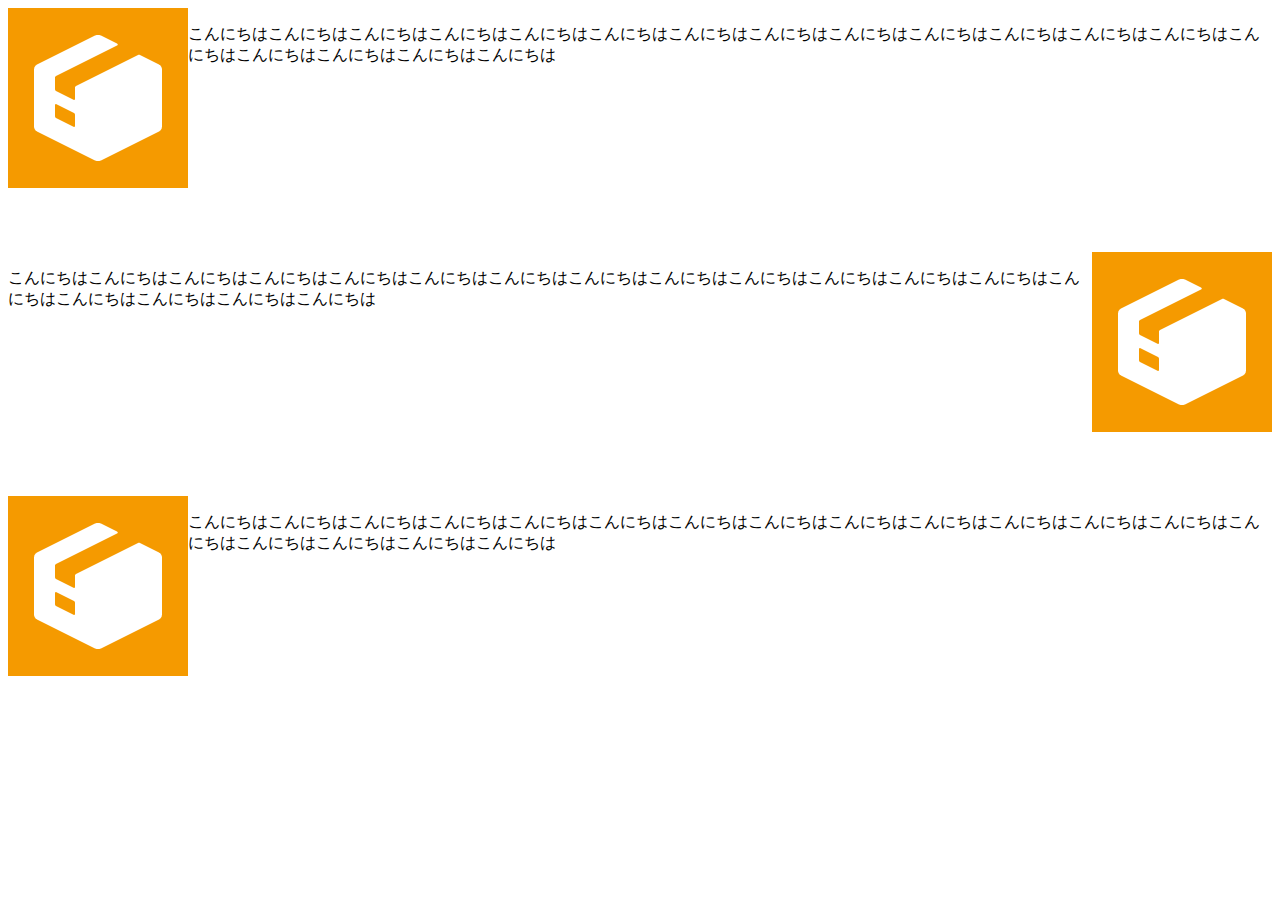
<file: Flexbox/index.html>
<!DOCTYPE html>
<html lang="ja">
<head>
  <meta charset="UTF-8">
  <title>Flexbox</title>
  <link rel="stylesheet" href="css/styles.css">
</head>
<body>
  <section>
    <div class="pic">
      <img src="img/logo.png" >
    </div>
    <div class="desc">
      <p>こんにちはこんにちはこんにちはこんにちはこんにちはこんにちはこんにちはこんにちはこんにちはこんにちはこんにちはこんにちはこんにちはこんにちはこんにちはこんにちはこんにちはこんにちは</p>
    </div>
  </section>
  <section>
    <div class="pic">
      <img src="img/logo.png" >
    </div>
    <div class="desc">
      <p>こんにちはこんにちはこんにちはこんにちはこんにちはこんにちはこんにちはこんにちはこんにちはこんにちはこんにちはこんにちはこんにちはこんにちはこんにちはこんにちはこんにちはこんにちは</p>
    </div>
  </section>
  <section>
    <div class="pic">
      <img src="img/logo.png" >
    </div>
    <div class="desc">
      <p>こんにちはこんにちはこんにちはこんにちはこんにちはこんにちはこんにちはこんにちはこんにちはこんにちはこんにちはこんにちはこんにちはこんにちはこんにちはこんにちはこんにちはこんにちは</p>
    </div>
  </section>
</body>
</html>
</file>
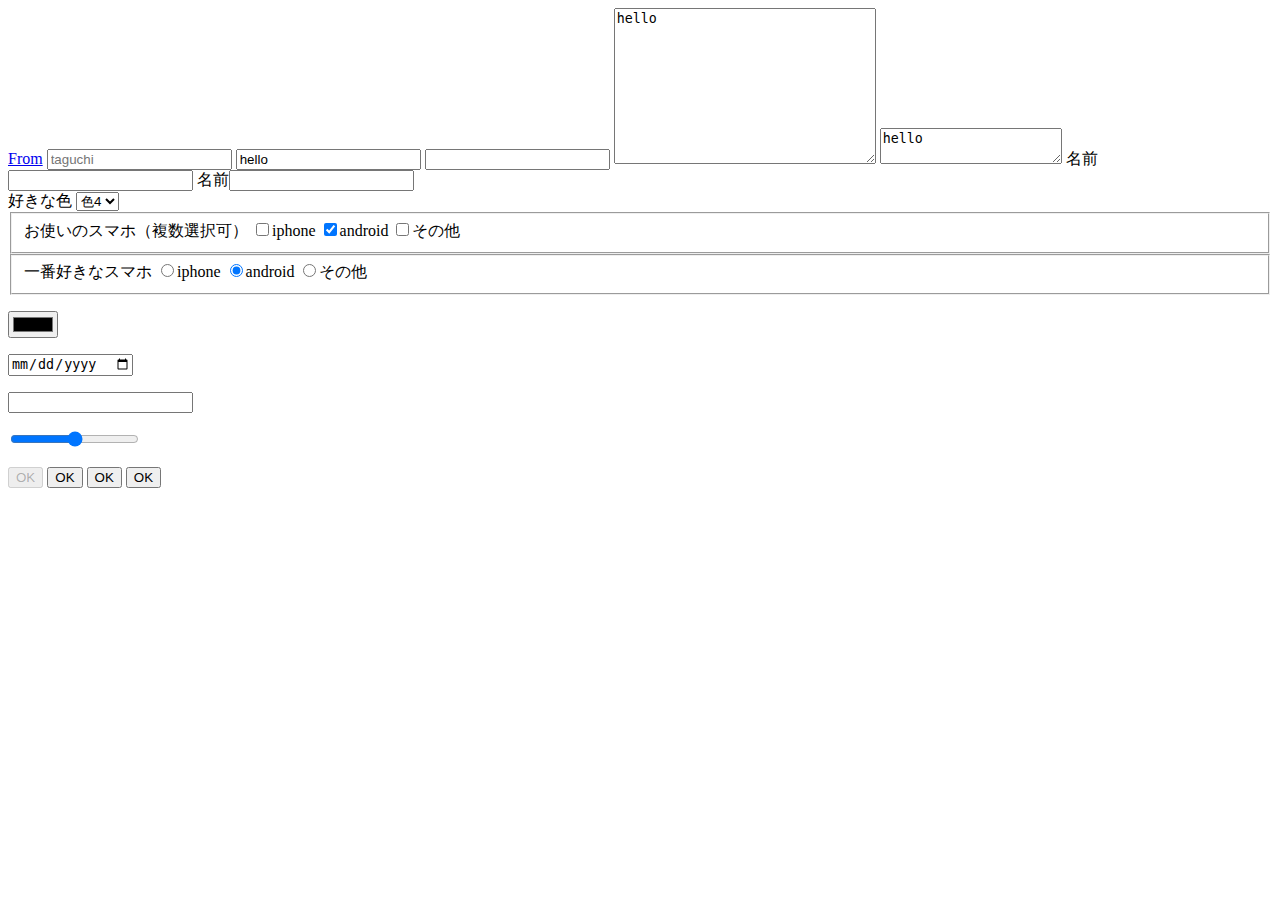
<file: form_html/index.html>
<!DOCTYPE html>
<html lang="ja">
<head>
  <meta charset="UTF-8">
  <title>Document</title>
</head>
<body>
  <a href="from.html">From</a>
  <input type="text" placeholder="taguchi">
  <input type="text" value="hello">
  <input type="password" name="" id="">
  <textarea name="" id="" cols="30" rows="10">hello</textarea>
  <textarea>hello</textarea>


<label for="name">名前</label>
  <input type="text" id="name">
<label>名前<input type="text" id="name"></label>

<div>
  
  <label for="color">好きな色</label>
  <!-- <select  id="color" size="4" multiple> -->
  <select  id="color">
    <option >色1</option>
    <option >色2</option>
    <option >色3</option>
    <option selected >色4</option>
    <option >色5</option>
    <option >色6</option>
  </select>

</div>

<fieldset>
  <legeng>お使いのスマホ（複数選択可）</legeng>
  <label><input type="checkbox">iphone</label>
  <label><input type="checkbox" checked>android</label>
  <label><input type="checkbox">その他</label>
</fieldset>

<fieldset>
  <legeng>一番好きなスマホ</legeng>
  <label><input type="radio" name="phone">iphone</label>
  <label><input type="radio" name="phone" checked>android</label>
  <label><input type="radio" name="phone">その他</label>
</fieldset>


  <p><input type="color" name="" id=""></p>
  <p><input type="date" name="" id=""></p>
  <p><input type="number" name="" id=""></p>
  <p><input type="range" name="" id=""></p>

  <input type="button" value="OK" disabled>
  <button>OK</button>

  <input type="button" value="OK">
  <button>OK</button>
</body>
</html>
</file>
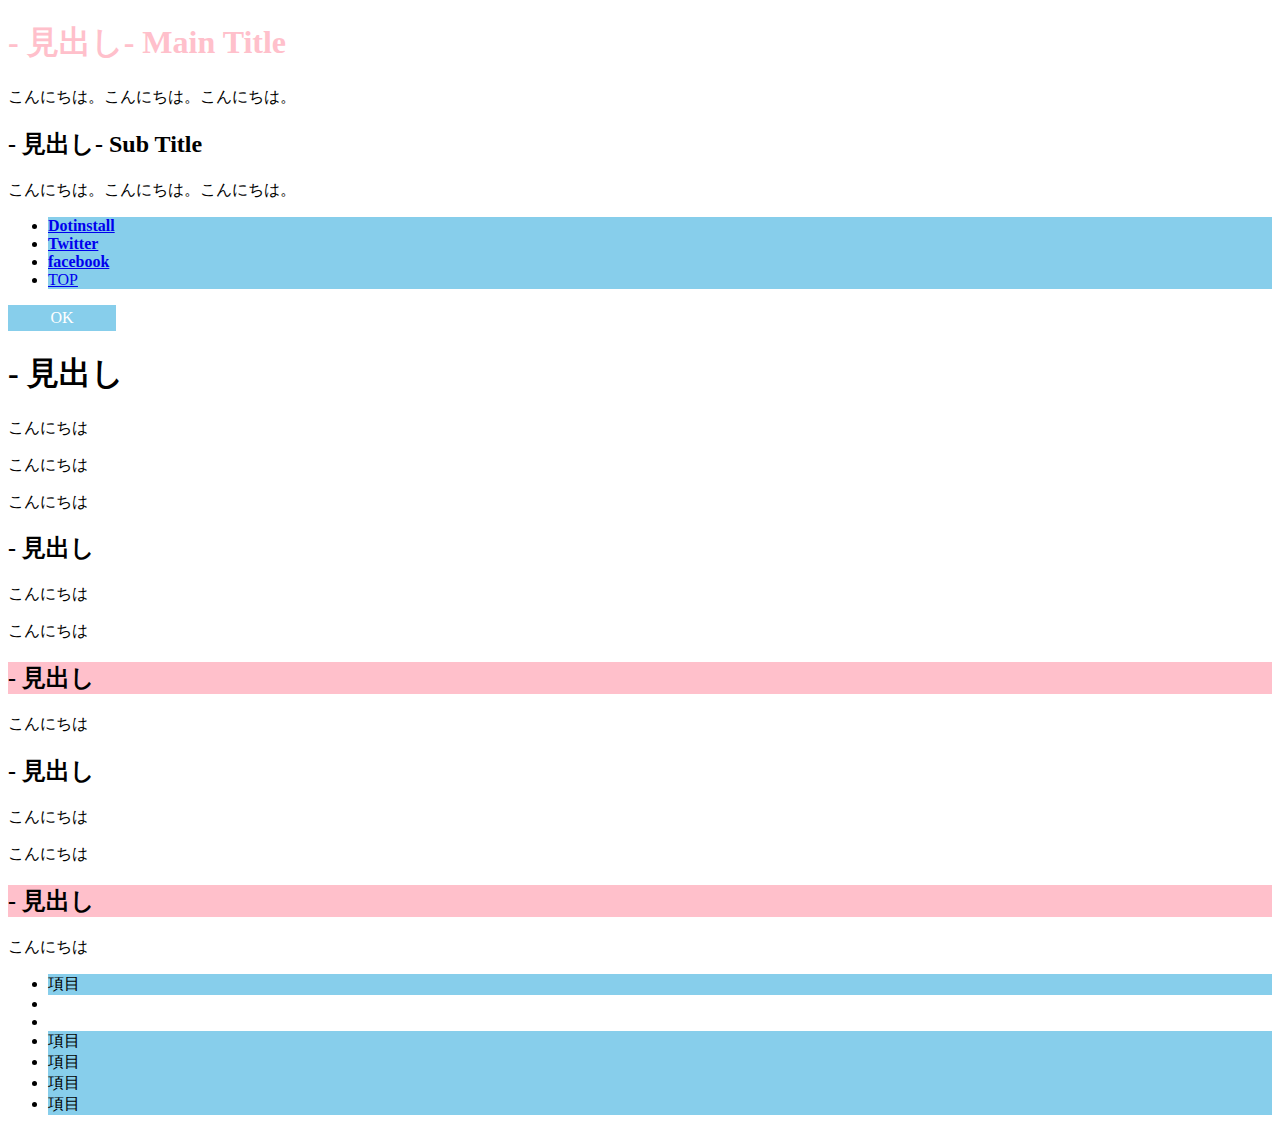
<file: MyCSS2/index.html>
<!DOCTYPE html>
<html lang="ja">
<head>
  <meta charset="UTF-8">
  <title>CSSの練習</title>
  <link rel="stylesheet" href="css/styles.css">
</head>
<body>
  <h1 id="title" data-subtitle="- Main Title">見出し</h1>
  <p>こんにちは。こんにちは。こんにちは。</p>
  <h2 data-subtitle="- Sub Title">見出し</h2>
  <p>こんにちは。こんにちは。こんにちは。</p>

  <ul>
    <li><a href="https://dotinstall.com" target="_blank">Dotinstall</a></li>
    <li><a href="https://twitter.com.dotinstall" target="_blank">Twitter</a></li>
    <li><a href="https://facebook.com/dotinstall">facebook</a></li>
    <li><a href="#top">TOP</a></li>
  </ul>

  <div class="btn">OK</div>

  <main>
    <h1>見出し</h1>
    <p>こんにちは</p>
    <p>こんにちは</p>
    <p>こんにちは</p>
    <h2>見出し</h2>
    <p>こんにちは</p>
    <p>こんにちは</p>
    <h2>見出し</h2>
    <p>こんにちは</p>
    <h2>見出し</h2>
    <p>こんにちは</p>
    <p>こんにちは</p>
    <h2>見出し</h2>
    <p>こんにちは</p>
  </main>


  <ul>
    <li>項目</li>
    <li></li>
    <li></li>
    <li>項目</li>
    <li>項目</li>
    <li>項目</li>
    <li>項目</li>
  </ul>
</body>
</html>
</file>
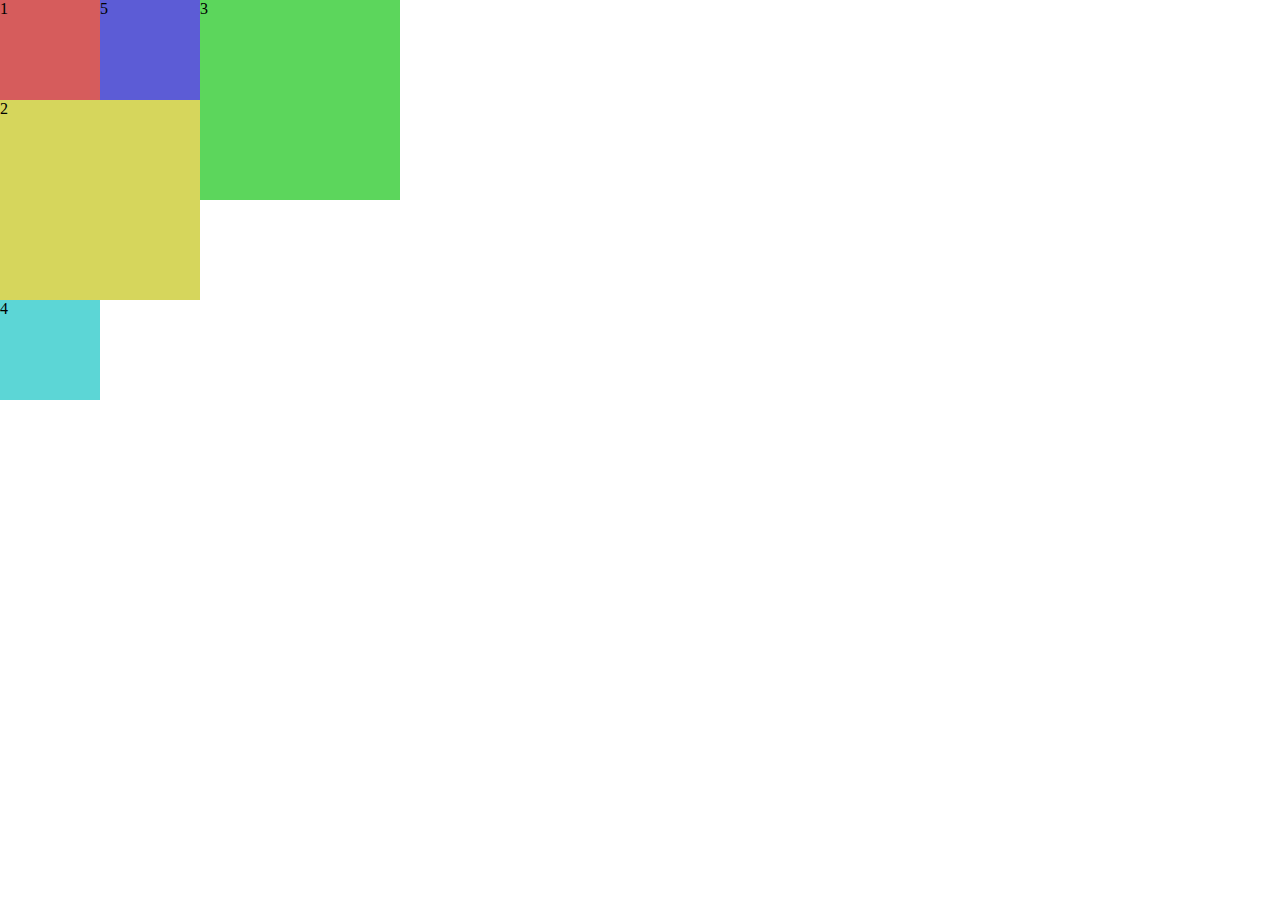
<file: MYCSSGrid/index.html>
<!DOCTYPE html>
<html lang="ja">
<head>
  <meta charset="UTF-8">
  <meta name="viewport" content="width=device-width, initial-scale=1.0">
  <link rel="stylesheet" href="css/styles.css">
  <title>Document</title>
</head>
<body>
  <div class="container">
    <div class="box1">1</div>
    <div class="box2">2</div>
    <div class="box3">3</div>
    <div class="box4">4</div>
    <div class="box5">5</div>
  </div>
</body>
</html>
</file>
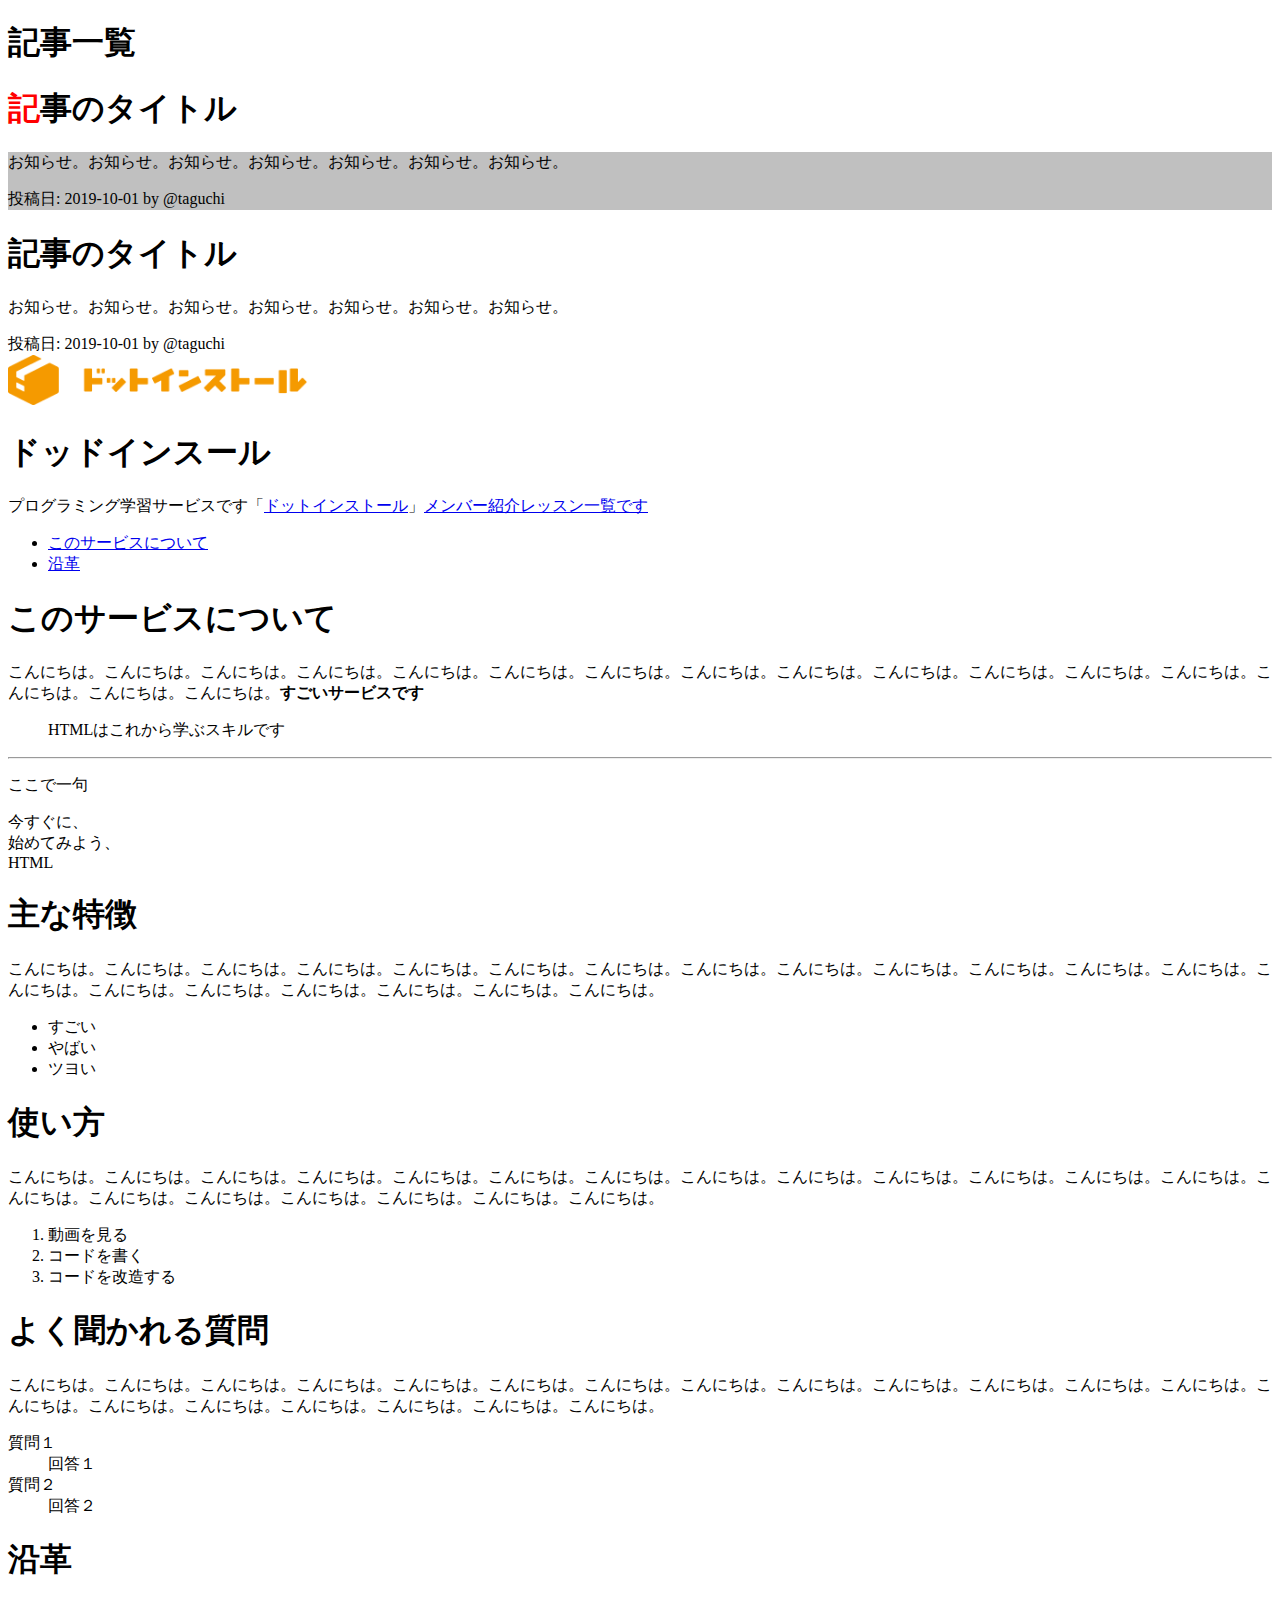
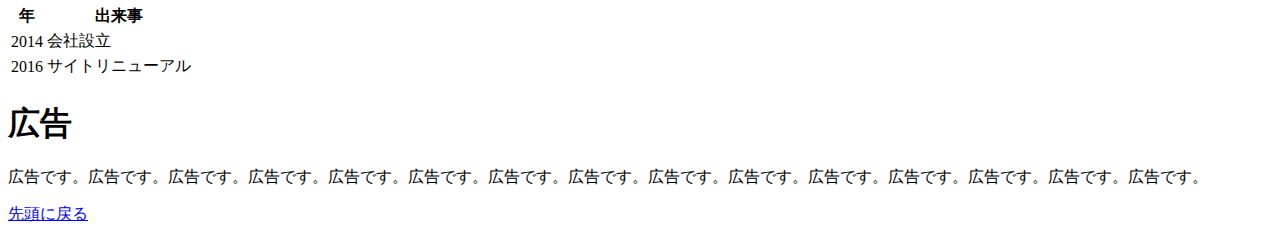
<file: MyHTML/index.html>
<!DOCTYPE html>
<html lang="ja">
  <head>
    <meta charset="UTF-8">
    <meta name="description" content="プログラミング学習サービスです">
    <title>ドットインストール</title>
    <link rel="icon" href="favicon.ico">
  </head>
  <body>
    <h1>記事一覧</h1>
    <article>
      <h1><span style="color: red;">記</span>事のタイトル</h1>
      <div style="background-color: silver;">
        <p>お知らせ。お知らせ。お知らせ。お知らせ。お知らせ。お知らせ。お知らせ。</p>
        <footer>投稿日: <time>2019-10-01</time> by @taguchi</footer>
      </div>
    </article>

    <article>
      <h1>記事のタイトル</h1>
      <p>お知らせ。お知らせ。お知らせ。お知らせ。お知らせ。お知らせ。お知らせ。</p>
      <footer>投稿日: <time>2019-10-01</time> by @taguchi</footer>
    </article>

    <header>

      <main>

        <!-- <img 属性名="属性値" > <img 属性> -->
        <img src="img/logo.png" width="300" height="50" alt="ドットインストールのロゴです">
      </header>
      
      <!-- {<返しタグ> コンテンツ</終了タグ>}要素 -->
      <h1>ドッドインスール</h1>
      <p>プログラミング学習サービスです「<a href="http://dotinstall.com" target="_blank">ドットインストール</a>」<a href="members.html">メンバー紹介</a><a href="lessons/index.html">レッスン一覧です</a></p>
      
      <nav>
        <ul>
          <li><a href="#about">このサービスについて</a></li>
          <li><a href="#history">沿革</a></li>
        </ul>
      </nav>
      
      
      
    <section>
      <h1 id="about">このサービスについて</h1>
      <p>こんにちは。こんにちは。こんにちは。こんにちは。こんにちは。こんにちは。こんにちは。こんにちは。こんにちは。こんにちは。こんにちは。こんにちは。こんにちは。こんにちは。こんにちは。こんにちは。<strong>すごいサービスです</strong></p>
      
    </section>
      <blockquote cite="http://dotinstall.com">
        <p>HTMLはこれから学ぶスキルです</p>
      </blockquote>
      
      <hr>
      <P>ここで一句</P>
      
      <p>
        今すぐに、<br>
        始めてみよう、<br>
        HTML
      </p>
      
    <section>
      <h1>主な特徴</h1>
      <p>こんにちは。こんにちは。こんにちは。こんにちは。こんにちは。こんにちは。こんにちは。こんにちは。こんにちは。こんにちは。こんにちは。こんにちは。こんにちは。こんにちは。こんにちは。こんにちは。こんにちは。こんにちは。こんにちは。こんにちは。</p>
      
    </section>
      <ul>
        <li>すごい</li>
        <li>やばい</li>
        <li>ツヨい</li>
      </ul>
      
      <h1>使い方</h1>
      <p>こんにちは。こんにちは。こんにちは。こんにちは。こんにちは。こんにちは。こんにちは。こんにちは。こんにちは。こんにちは。こんにちは。こんにちは。こんにちは。こんにちは。こんにちは。こんにちは。こんにちは。こんにちは。こんにちは。こんにちは。</p>
      
      <ol>
        <li>動画を見る</li>
        <li>コードを書く</li>
        <li>コードを改造する</li>
      </ol>
    <section>
      <h1>よく聞かれる質問</h1>
      <p>こんにちは。こんにちは。こんにちは。こんにちは。こんにちは。こんにちは。こんにちは。こんにちは。こんにちは。こんにちは。こんにちは。こんにちは。こんにちは。こんにちは。こんにちは。こんにちは。こんにちは。こんにちは。こんにちは。こんにちは。</p>
    </section>
      
      <dl>
        <dt>質問１</dt>
        <dd>回答１</dd>
        <dt>質問２</dt>
        <dd>回答２</dd>
      </dl>
    <section>
      <h1 id="history">沿革</h1>
      <table>
        <thead>
          <tr>
            <th>年</th>
            <th>出来事</th>
            <tboby>
              <tr>
                <td>2014</td>
                <td>会社設立</td>
              </tr>
              <tr>
                <td>2016</td>
                <td>サイトリニューアル</td>
              </tr>
            </tboby>
          </tr>
        </thead>
      </table>
    </section>
    
  </main>
      <aside>
        <h1>広告</h1>
        <p>広告です。広告です。広告です。広告です。広告です。広告です。広告です。広告です。広告です。広告です。広告です。広告です。広告です。広告です。広告です。</p>
      </aside>
    <footer>
      <p><a href="#top">先頭に戻る</a></p>

    </footer>
  </body>
</html>
</file>
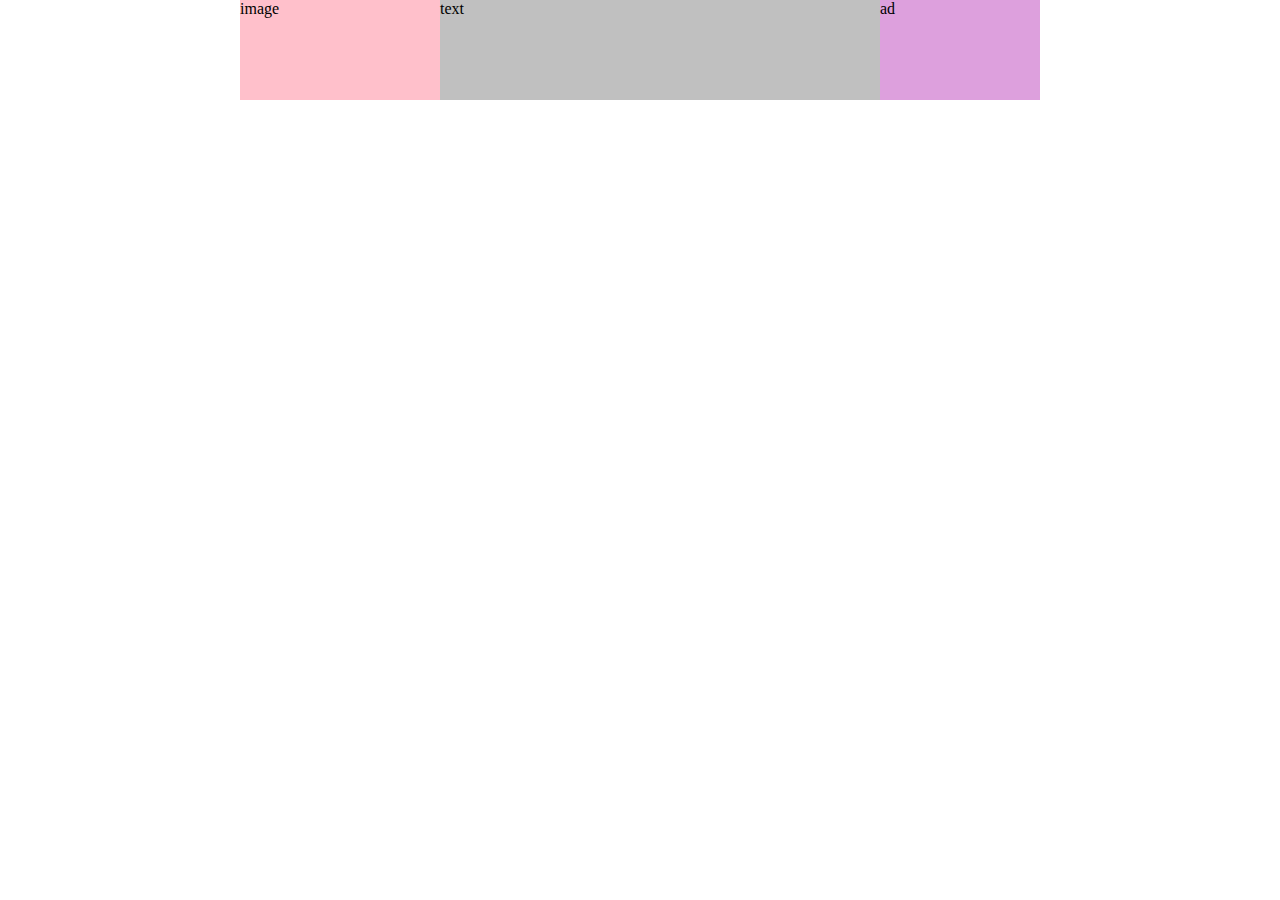
<file: MYRWD/index.html>
<!DOCTYPE html>
<html lang="ja">
<head>
  <meta charset="UTF-8">
  <meta name="viewport" content="width=dvice-width, initial-scale=1" >
  <title>Document</title>
  <link rel="stylesheet" href="css.styles.css">
</head>
<section>
  <div class="image">image</div>
  <div class="text">text</div>
  <aside>ad</aside>
</section>
</body>
</html>
</file>
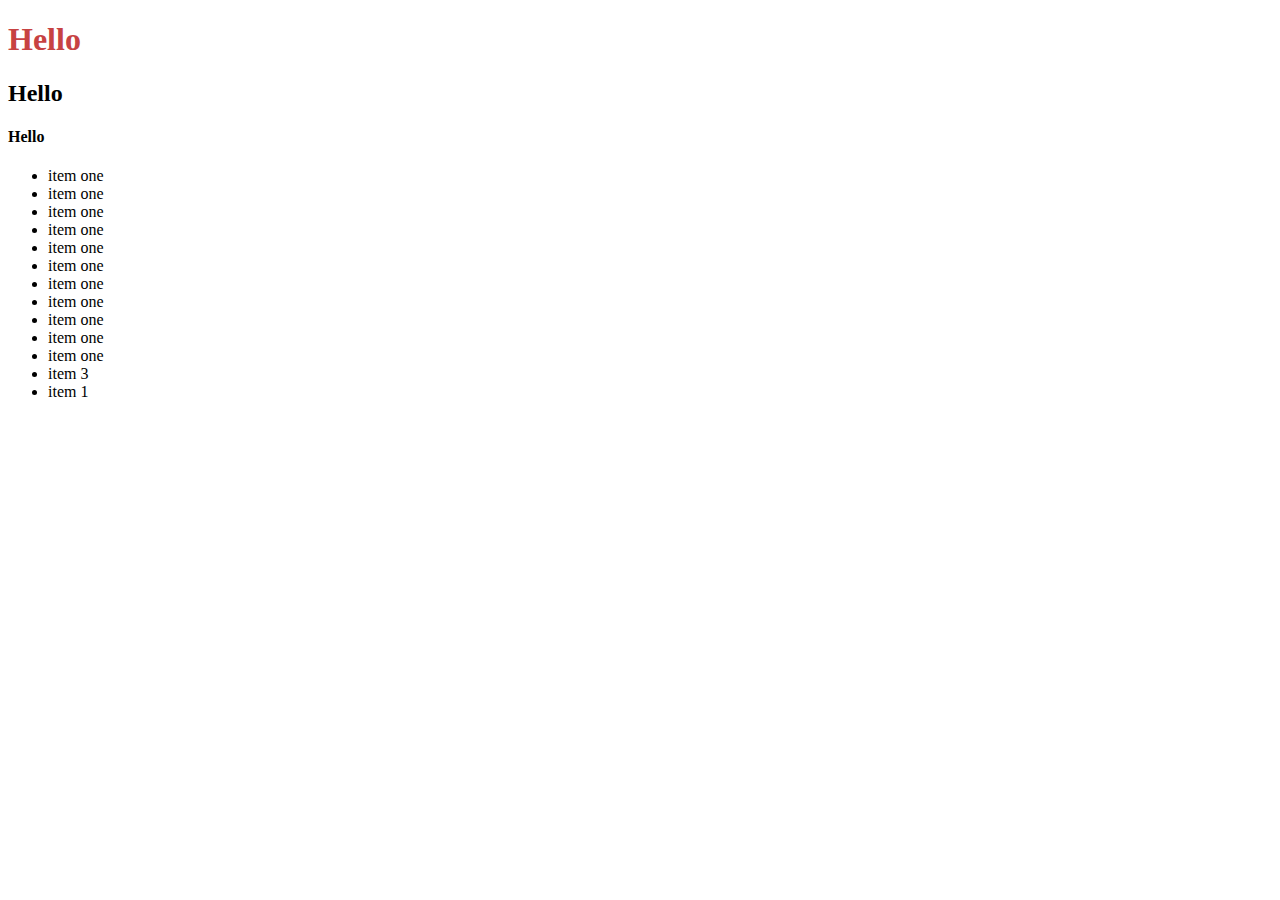
<file: MyVsCodeProject/index.html>
<!DOCTYPE html>
<html lang="ja">
<head>
  <meta charset="UTF-8">
  <title>My Site</title>
  <link rel="stylesheet" href="css/style.css">
</head>
<body>
  <h1>Hello</h1>
  <h2>Hello</h2>
  <h3></h3>
  <h4>Hello</h4>
  <ul>
    <li class="item"> item one</li>
    <li class="item"> item one</li>
    <li class="item"> item one</li>
    <li class="item"> item one</li>
    <li class="item"> item one</li>
    <li class="item"> item one</li>
    <li class="item"> item one</li>
    <li class="item"> item one</li>
    <li class="item"> item one</li>
    <li class="item"> item one</li>
    <li class="item"> item one</li>
    <li class="item"> item 3</li>
    <li class="item"> item 1</li>
  </ul>
  <script src="js/main.js"></script>
</body>
</html>
</file>
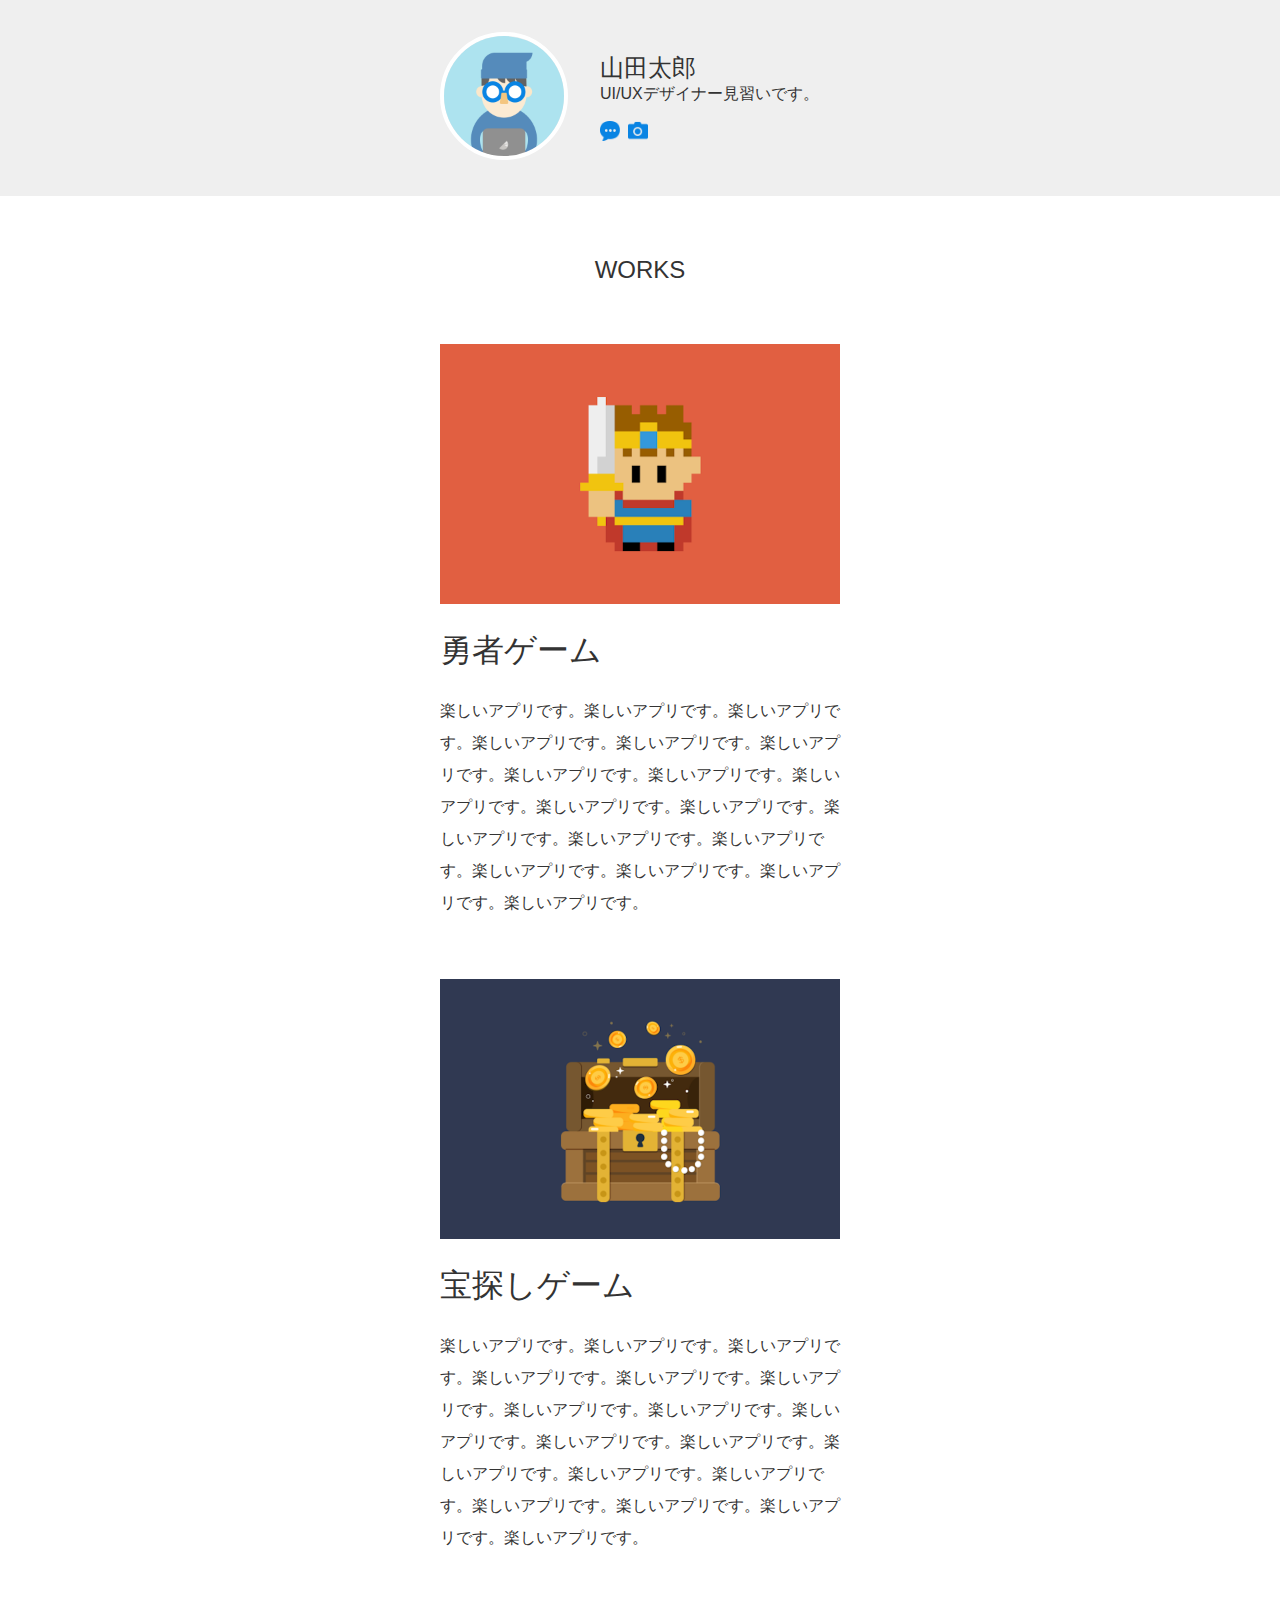
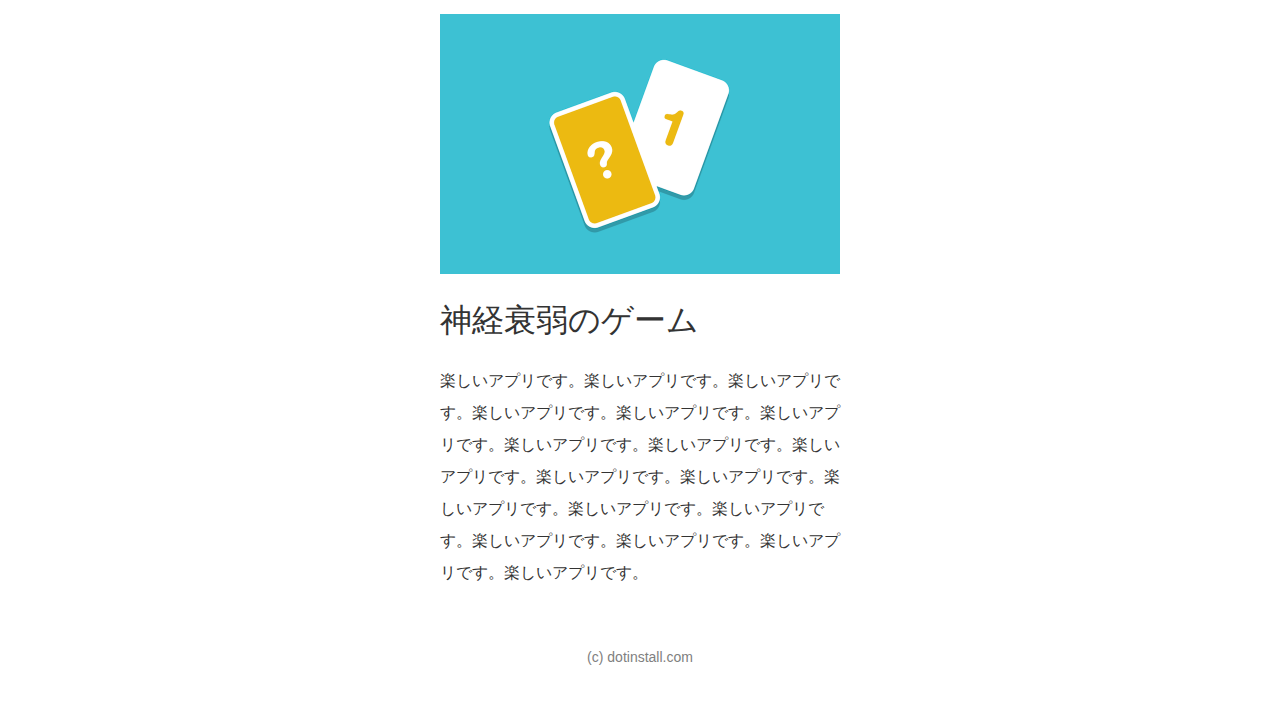
<file: basic_html_v5/MyPortfolio/index.html>
<!DOCTYPE html>
<html lang="ja">

  <head>
    <meta charset="utf-8">
    <title>太郎のポートフォリオサイト</title>
    <link rel="icon" href="favicon.ico">
    <meta name="description" content="太郎のポートフォリオサイトです。">
    <link rel="stylesheet" href="css/styles.css">
    
  </head>
  <body>
    <header>
      <div class="container">
        <div class="icon">
          <img src="img/taro.png" widht="120" height="120" alt="太郎のアイコンです">
        </div>
        <div class="info">
          <h1>山田太郎</h1>
          <p>UI/UXデザイナー見習いです。</p>
          <ul>
            <li>
              <a href="https://dotinstall.com" target="_blank">
                <img src="img/blog.png" width="20" height="20" alt="ブログサイトへのリンク画像です。">
              </a>
            </li>
            <li>
              <a href="https://dotinstall.com" target="_blank">
                <img src="img/photos.png" width="20" height="20" alt="写真サイトへのリンク画像です。">
              </a>
            </li>
          </ul>
        </div>
      </div>
    </header>

    <section class="works">
      <h1>WORKS</h1>
      <section>
        <img src="img/work1.png" width="400" height="260" alt="勇者ゲームの紹介画像">
        <h1>勇者ゲーム</h1>
        <p>楽しいアプリです。楽しいアプリです。楽しいアプリです。楽しいアプリです。楽しいアプリです。楽しいアプリです。楽しいアプリです。楽しいアプリです。楽しいアプリです。楽しいアプリです。楽しいアプリです。楽しいアプリです。楽しいアプリです。楽しいアプリです。楽しいアプリです。楽しいアプリです。楽しいアプリです。楽しいアプリです。</p>
      </section>
  
      <section>
        <img src="img/work2.png" width="400" height="260" alt="宝探しゲームの紹介画像">
        <h1>宝探しゲーム</h1>
        <p>楽しいアプリです。楽しいアプリです。楽しいアプリです。楽しいアプリです。楽しいアプリです。楽しいアプリです。楽しいアプリです。楽しいアプリです。楽しいアプリです。楽しいアプリです。楽しいアプリです。楽しいアプリです。楽しいアプリです。楽しいアプリです。楽しいアプリです。楽しいアプリです。楽しいアプリです。楽しいアプリです。</p>
      </section>
  
      <section>
        <img src="img/work3.png" width="400" height="260" alt="神経衰弱のゲームの紹介画像">
        <h1>神経衰弱のゲーム</h1>
        <p>楽しいアプリです。楽しいアプリです。楽しいアプリです。楽しいアプリです。楽しいアプリです。楽しいアプリです。楽しいアプリです。楽しいアプリです。楽しいアプリです。楽しいアプリです。楽しいアプリです。楽しいアプリです。楽しいアプリです。楽しいアプリです。楽しいアプリです。楽しいアプリです。楽しいアプリです。楽しいアプリです。</p>
      </section>
    </section>

    <footer>
      <p>(c) dotinstall.com</p>
    </footer>
  </body>
</html>
</file>
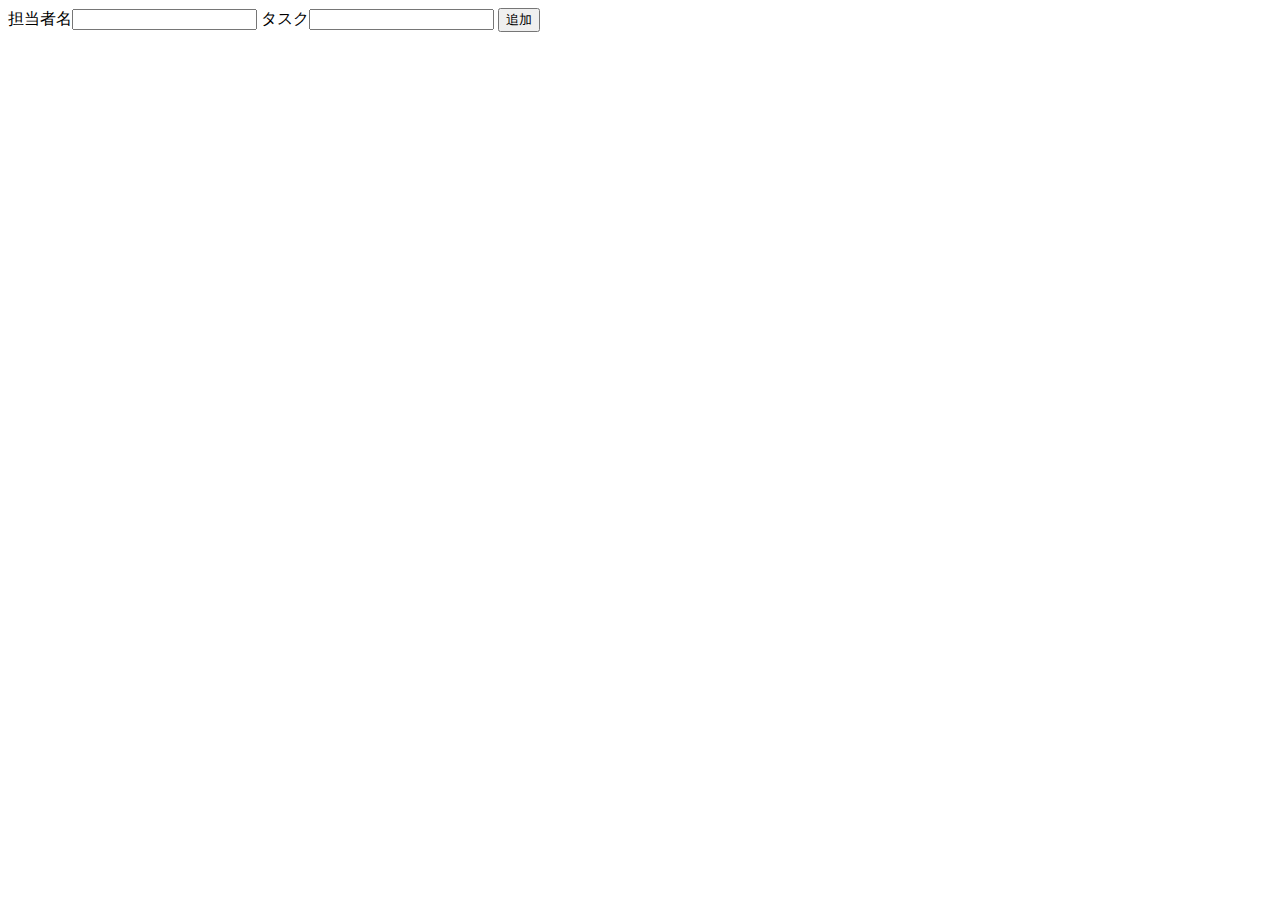
<file: form_html/from.html>
<!DOCTYPE html>
<html lang="ja">
<head>
  <meta charset="UTF-8">
  <meta name="viewport" content="width=device-width, initial-scale=1.0">
  <title>Document</title>
</head>
<body>
  
  <from action="process.php" method="post">
    <label >担当者名<input type="text" name="username"></label>
    <label >タスク<input type="text" name= "task"></label>
    <button>追加</button>
  </from>

</body>
</html>
</file>
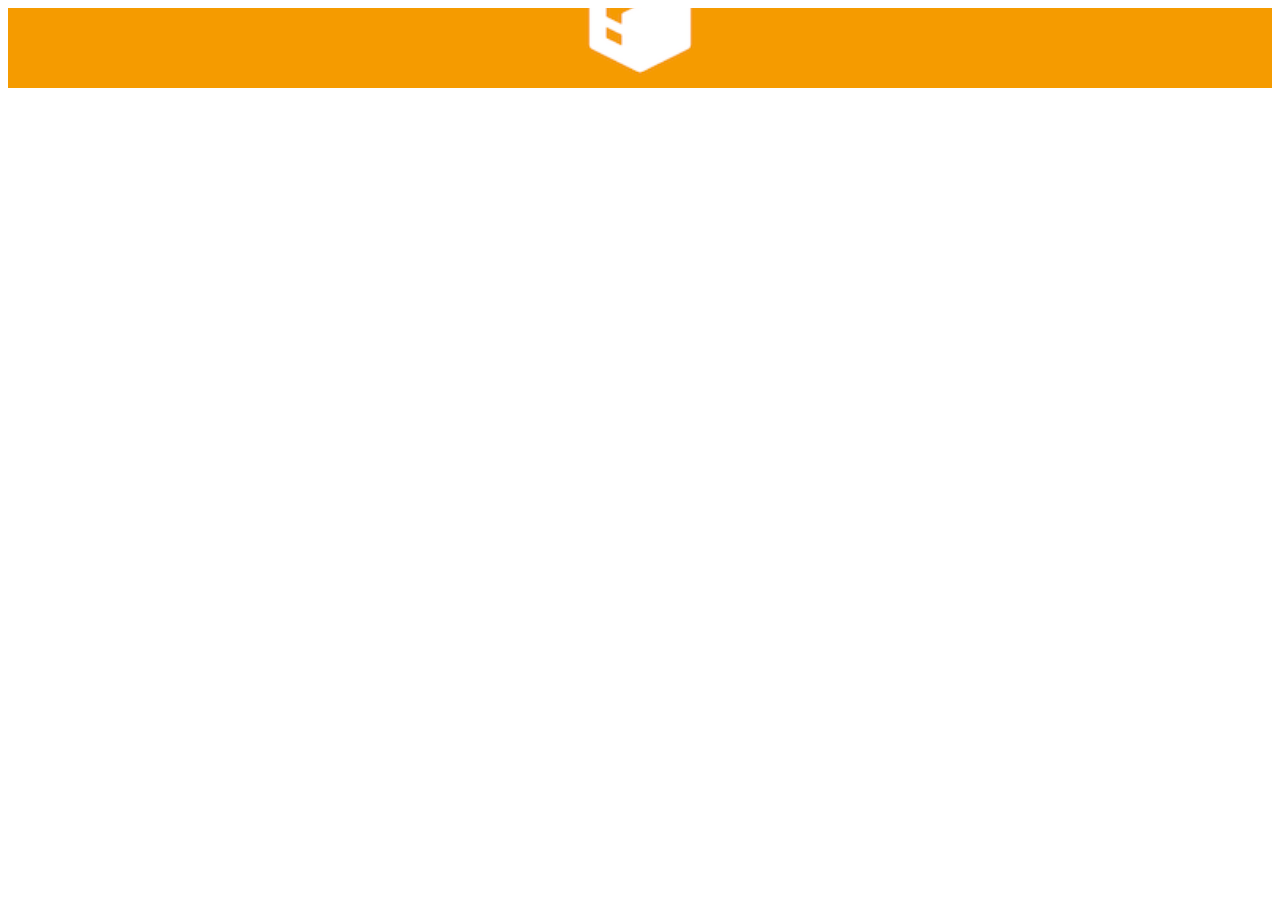
<file: MyCSS/　index.html>
<!DOCTYPE html>
<html lang="ja">
<head>
  <meta charset="UTF-8">
  <meta name="viewport" content="width=device-width, initial-scale=1.0">
  <title>CSSの練習</title>
  <link rel="stylesheet" href="css/style.css">
  <!-- <style>
    h1{
      color: red;
    }
  </style> -->
</head>
<body>
  <header></header>
  <!-- <div class="box1">
    Box1
  </div> -->
  <!-- <div class="box2"> -->
    <!-- Box2 -->
    <!-- <div class="rect"></div> -->
     </div>
  <!-- <div class="box3">Box3</div> -->
</body>
</html>
</file>
<file: Flexbox/css/styles.css>
section {
  display: flex;
  margin-bottom: 60px;
  justify-content: space-between;
}

section:nth-child(even) {
  flex-direction: row-reverse;
}


.pic {
  width: 180px;
  /* margin-right: 32px; */
}

.desc {
  /* flex: 1; */
  width: calc(100% = 180px - 32px);
}
</file>
<file: MyCSS2/css/styles.css>
#title {
  color: pink;
}

* {
  /* font-size: 12px; */
}

/* [target] {
  font-weight: bold;
} */

[href^="https"] {
  font-weight: bold;
}

h1::before,
h2::before {
  content:'- '
}

h1::after,
h2::after {
  content: attr(data-subtitle);
}

.btn {
  width: 100px;
  background-color: skyblue;
  text-align: center;
  padding: 4px;
  color: white;
  cursor: pointer;
}

.btn:hover {
  opacity: 0.5;
}

/* main > :nth-child(odd) {
  background-color: red;
}

main > :nth-child(even) {
  background-color: pink;
} */

main > h2:nth-of-type(even) {
  background-color: pink;
}


li:not(:empty) {
  background-color: skyblue;
}
</file>
<file: MYCSSGrid/css/styles.css>
body {
  margin: 0;
}

.container{
  display: grid;

  grid-template-columns: repeat(3, 100px);
  grid-template-rows: repeat(4, 100px) ;

  grid-auto-flow: column dense;
  grid-auto-columns: 100px;
}

.box1 {
  background: hsl(0, 60%, 60%);
}
.box2 {
  background: hsl(60, 60%, 60%);
  grid-column: span 2;
  grid-row: span 2;
}
.box3 {
  background: hsl(120, 60%, 60%);
  grid-column: span 2;
  grid-row: span 2;
}
.box4 {
  background: hsl(180, 60%, 60%);
}
.box5 {
  background: hsl(240, 60%, 60%);
}
</file>
<file: MYRWD/css.styles.css>
/* common */
/* small screen */
body {
  margin: 0;
}

aside {
  display: none;
}
.image {
  background: pink;
  height: 100px;
}

.text {
  background: silver;
  height: 100px;
}
/* midium screen */
@media (min-width: 600px) {
  section {
    display: flex;

  }
  .image {
    width: 200px;
  }

  .text {
    flex: 1;
  }
}
/* large screen */
@media (min-width: 800px) {
  section {
    width: 800px;
    margin: 0 auto;
  }
  aside { 
    display: block;
    background: plum;
    width: 160px;
  }
}
</file>
<file: MyVsCodeProject/css/style.css>
h1 {
  color: rgb(199, 66, 66);
}

/* h1.title {
  color: red;
}

h1 .title {
  color: red;
} */
</file>
<file: basic_html_v5/MyPortfolio/css/styles.css>
body {
  color: #333;
  font-family: verdana, sans-serif;
  /* margin-top: 0px;
  margin-bottom: 0px;
  margin-right: 0px;
  margin-left: 0px; */
  margin: 0;
}
header {
  background-color: #efefef;
  padding-bottom: 32px;
  padding-top: 32px;
}

.container {
  /* background-color:  pink; */
  width: 400px;
  margin-left: auto;
  margin-right: auto;
  display: flex;
  align-items: center;
}

.icon {
  /* background-color: skyblue; */
}

.icon img {
  border-radius: 50%;
  border-width: 4px;
  border-style: solid;
  border-color: white;
}

.info {
  /* background-color: tomato; */
  margin-left: 32px;
}

.info h1 {
  font-weight: normal;
  font-size: 24px;
  margin: 0;
}

.info p {
  margin: 0;
  margin-bottom: 16px;
}

.info ul {
  margin: 0;
  padding: 0;
  list-style-type: none;
  display:flex;
}

.info ul li {
  margin-right: 8px;
}

.works {
  width: 400px;
  margin-right: auto;
  margin-left: auto;
}

.works > h1 {
  font-weight: normal;
  font-size:  24px;
  text-align: center;
  margin-bottom: 60px;
  margin-top: 60px;
}

.works > section {
  margin-bottom: 60px;
}

.works > section >h1 {
  font-weight: normal;
}

.works p {
  line-height: 2;
}

footer p {
  text-align: center;
  font-size: 14px;
  margin-bottom: 60px;
  color: gray;
}
</file>
<file: MyCSS/css/style.css>
.box1 {
  background-color: orange;
  width: 100px;
  /* width: calc((100% - 40px) / 3); */
  height: 100px;
  /* position: absolute;
  top: 0;
  left: 0;
  z-index: 3; */
  text-shadow: 10px 5px rgba(0, 0, 0, 0.3);
  margin: 20px;
}

.box2 {
  /* box-sizing: border-box; */
  background-color: skyblue;
  width: 100px;
  /* width: calc((100% - 40px) / 3); */
  height: 100px;
  /* overflow: hidden; */
  /* overflow: scroll; */
  /* border-width: 2px; */
  /* border-style: solid; */
  /* border-color: blue; */
  /* border: 2px solid blue; */
  /* border: 2px dashed blue; */
  /* border-top: 2px solid blue; */
  /* border-bottom: 2px solid blue; */
  /* border: 2px solid blue; */
  /* border-bottom: none; */
  /* border-radius: 10px;
  padding-top: 20px;
  padding-left: 40px; */
  /* position: relative; */
  /* position: fixed;
  top: 30px;
  left: 30px; */
  /* position: relative; */
  /* position: absolute;
  top: 30px;
  left: 30px;
  z-index: 2; */
  /* border: 10px solid blue; */
/* margin: 0 auto; */
text-shadow: 10px 5px 3px rgba(0, 0, 0, 0.3);
box-shadow: 10px 5px 3px rgba(0, 0, 0, 0.3);
margin: 20px;
}

.box3 {
  background-color: tomato;
  width: 100px;
  /* width: calc((100% - 40px) / 3); */
  height: 100px;
  /* display:inline-block; */
  /* display: none; */
  /* position: absolute;
  top: 60px;
  left: 60px;
  z-index: 1; */
  /* margin-left: auto; */
  box-shadow: 10px 5px 3px 10px rgba(0, 0, 0, 0.3);
  margin: 20px;
}

/* .rect {
  width: 50px;
  height: 20px;
  background-color: lime;
  position: absolute;
  top: 0px;
  right: 0px;
  
} */

header {
  height: 80px;
  /* background-color: pink; */
  /* background-image: url(../img/header.png); */
  /* background-size: cover; */
  /* background-position: center; */
  background: center/cover pink url(../img/header.png);
}
</file>
